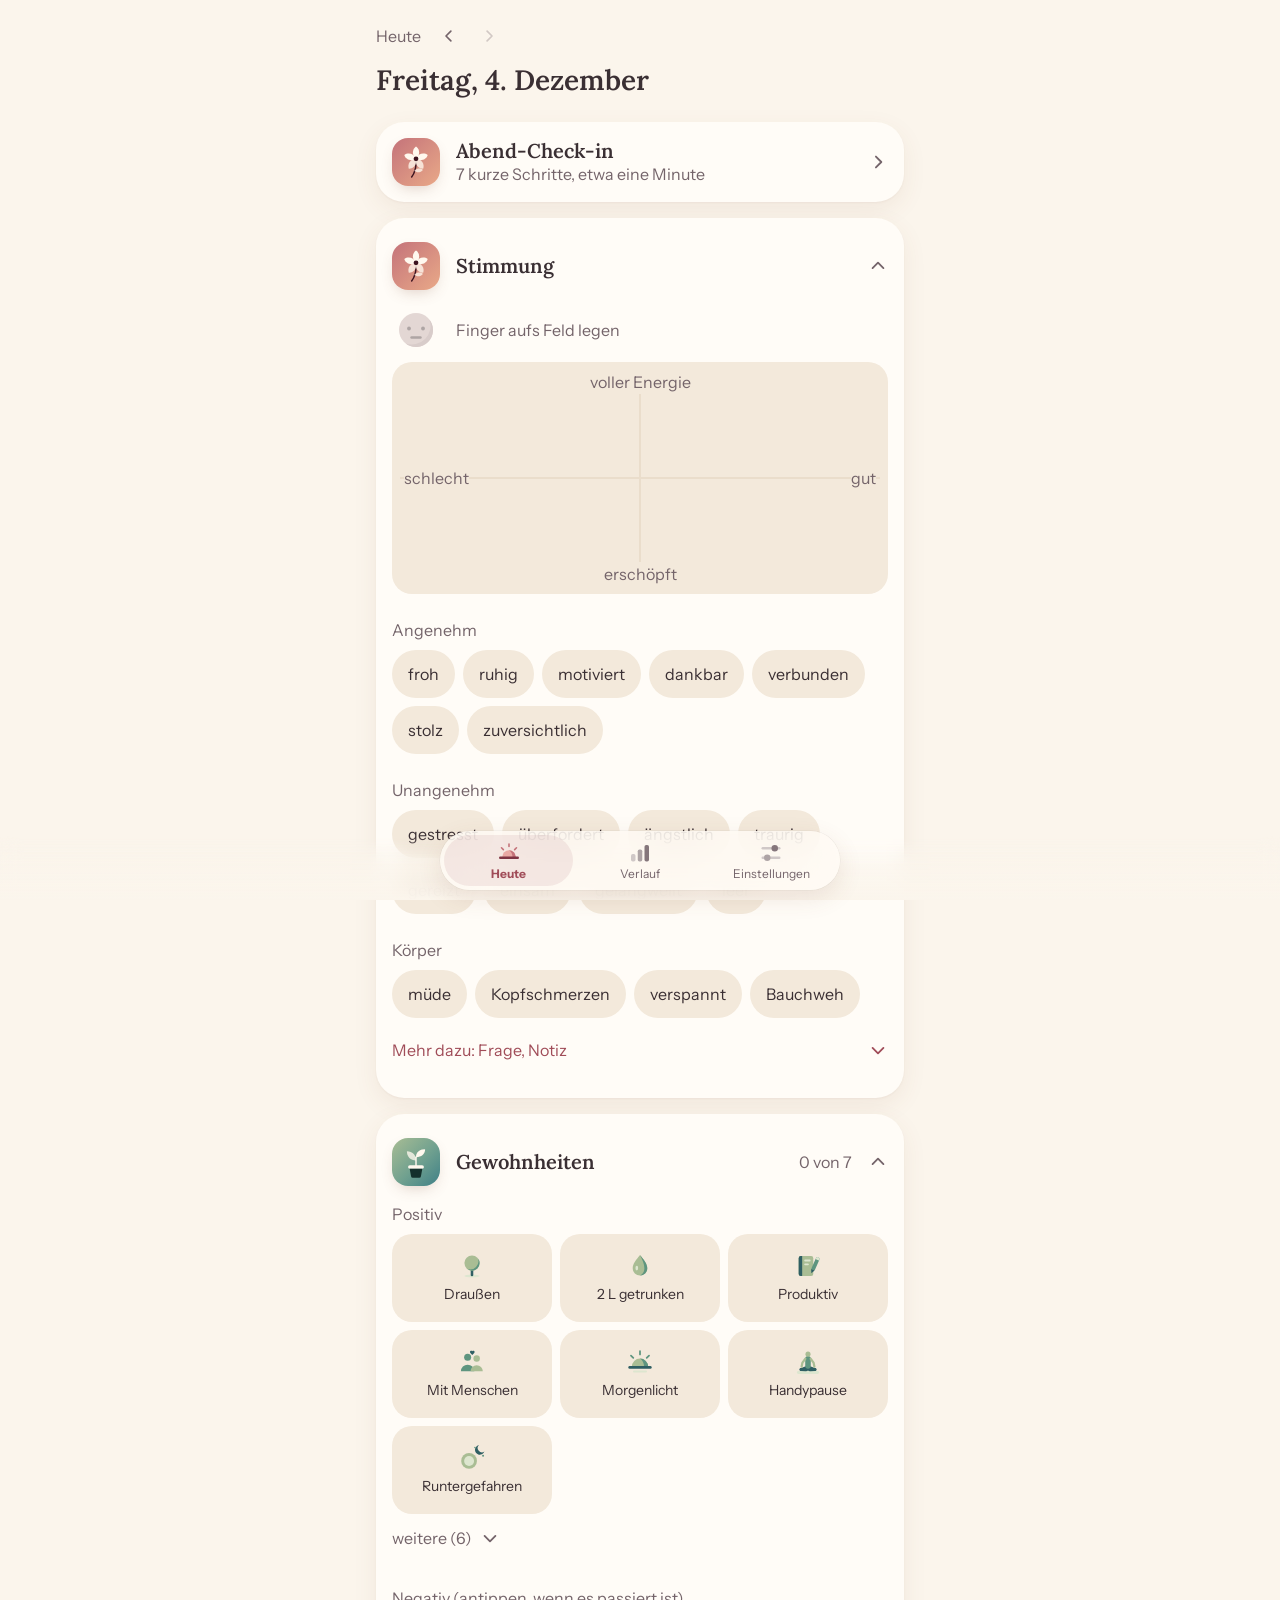
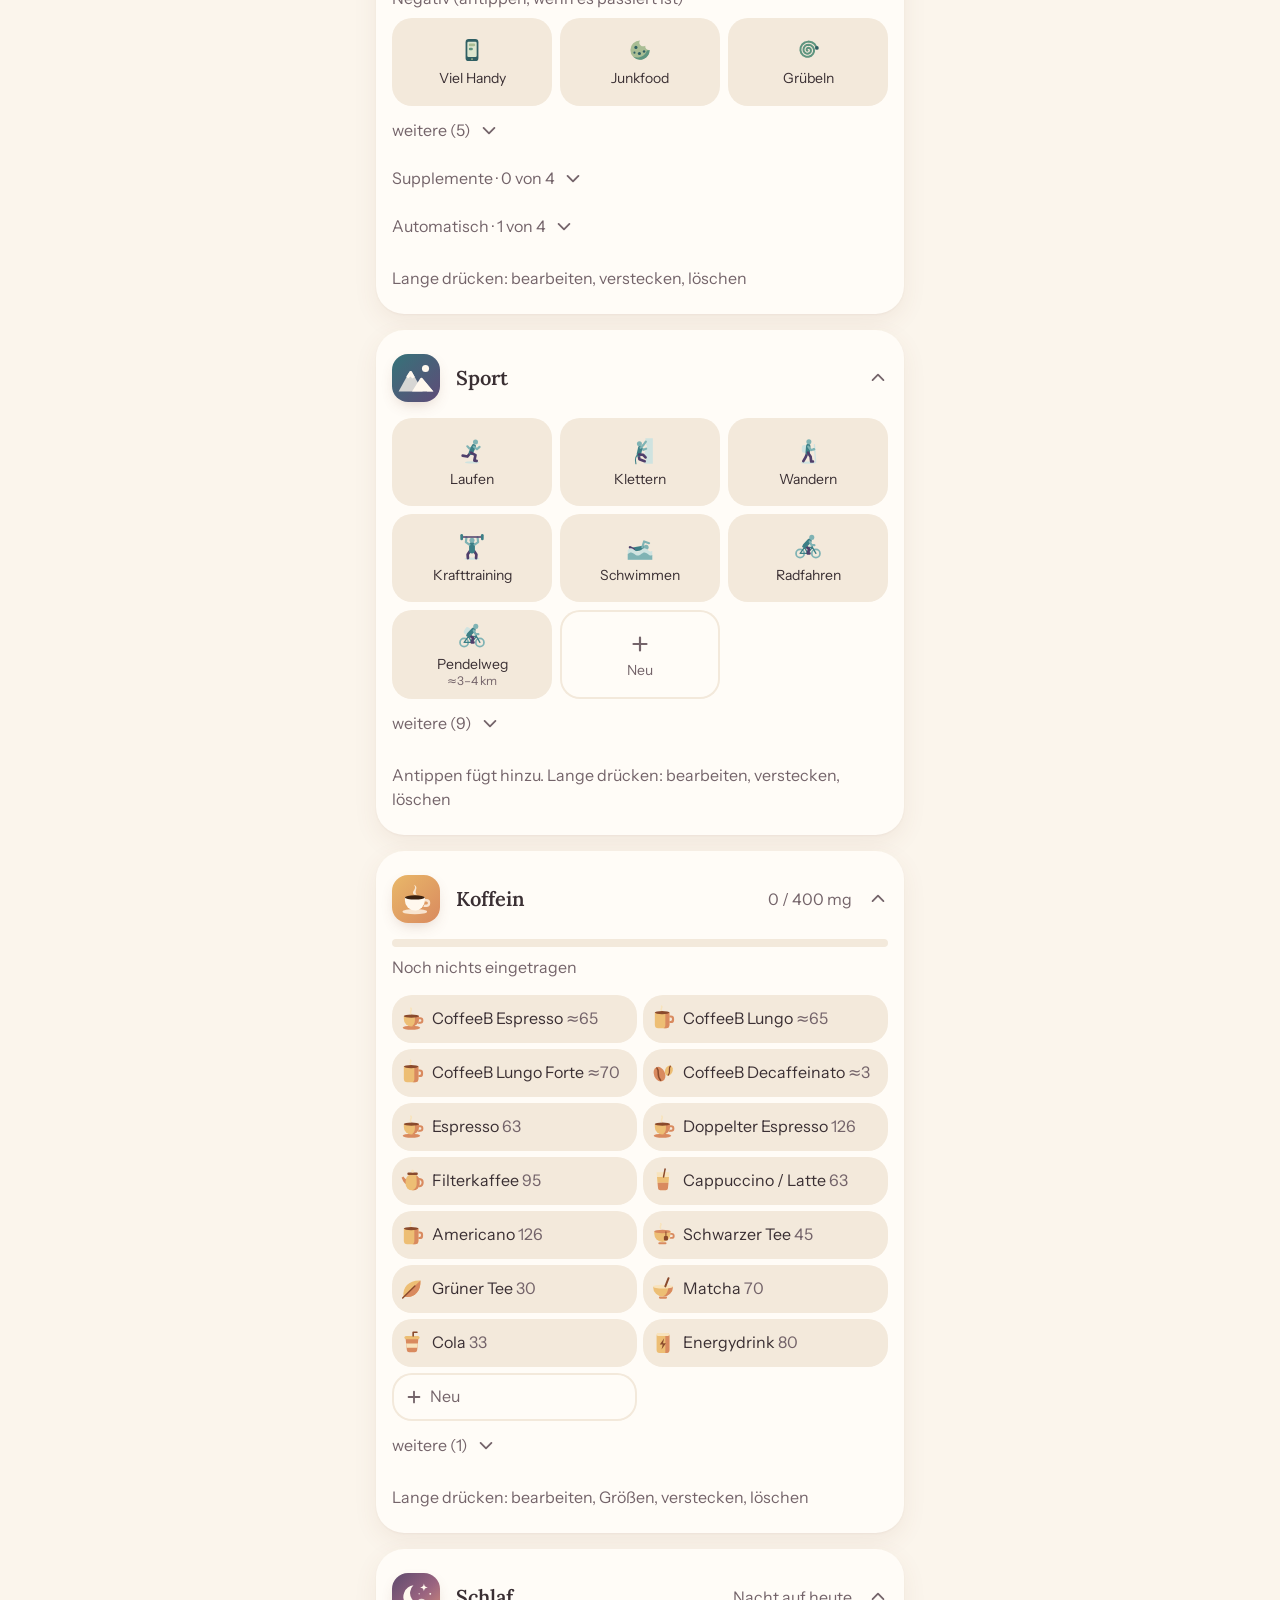
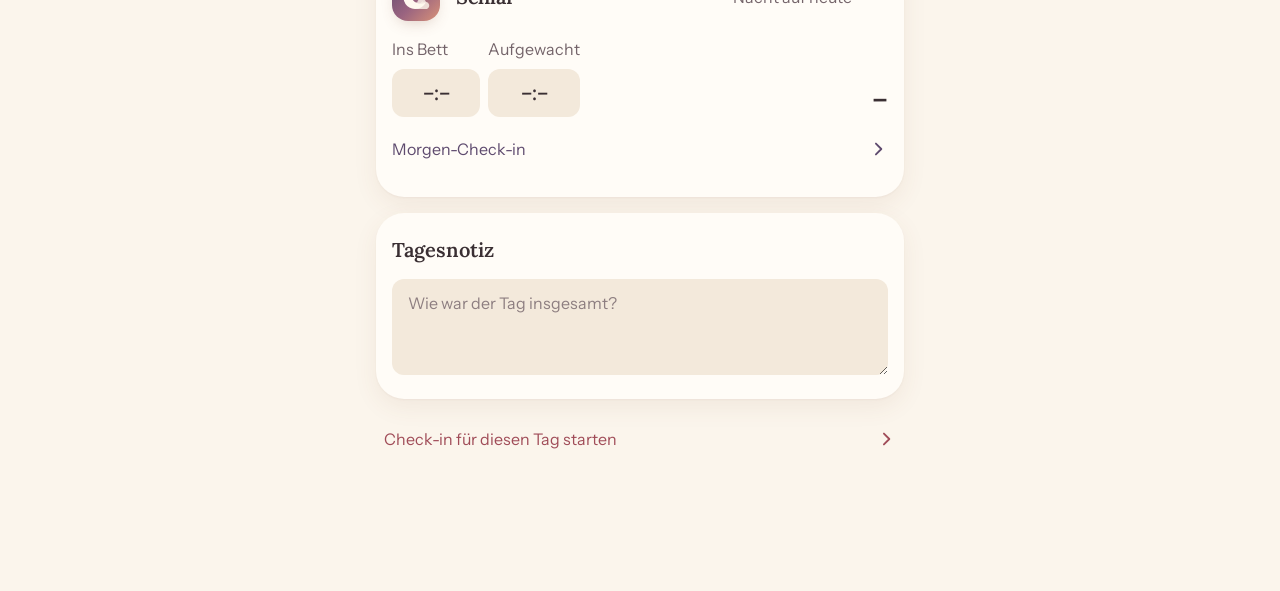
<file: index.html>
<!DOCTYPE html>
<html lang="de">
<head>
<meta charset="utf-8">
<meta name="viewport" content="width=device-width, initial-scale=1, viewport-fit=cover">
<title>Tracker</title>
<meta name="theme-color" content="#FBF5EC">
<meta name="apple-mobile-web-app-capable" content="yes">
<meta name="mobile-web-app-capable" content="yes">
<meta name="apple-mobile-web-app-status-bar-style" content="black-translucent">
<meta name="apple-mobile-web-app-title" content="Tracker">
<link rel="manifest" href="manifest.webmanifest">
<link rel="apple-touch-icon" href="apple-touch-icon.png">
<link rel="icon" type="image/png" href="icon-192.png">
<link rel="preload" href="fonts/Lora-Variable.ttf" as="font" type="font/ttf" crossorigin>
<link rel="stylesheet" href="tokens.css?v=4.18">
<link rel="stylesheet" href="app.css?v=4.18">
</head>
<body>
<main id="app"></main>
<nav id="tabs"></nav>
<div id="sheet" hidden><div class="sheet-bg" data-act="sclose"></div><div class="sheet-body" id="sbody"></div></div>
<div id="menu" hidden><div class="menu-bg" data-act="mclose"></div><div class="menu-body" id="mbody" role="menu"></div></div>
<div id="fb" hidden data-act="fbx"></div>
<div id="toast" hidden></div>
<div id="upd" hidden></div>
<script src="icons.js?v=4.18"></script>
<script src="app.js?v=4.18"></script>
<script>if('serviceWorker' in navigator){window.addEventListener('load',()=>navigator.serviceWorker.register('sw.js').catch(()=>{}));}</script>
</body>
</html>
</file>
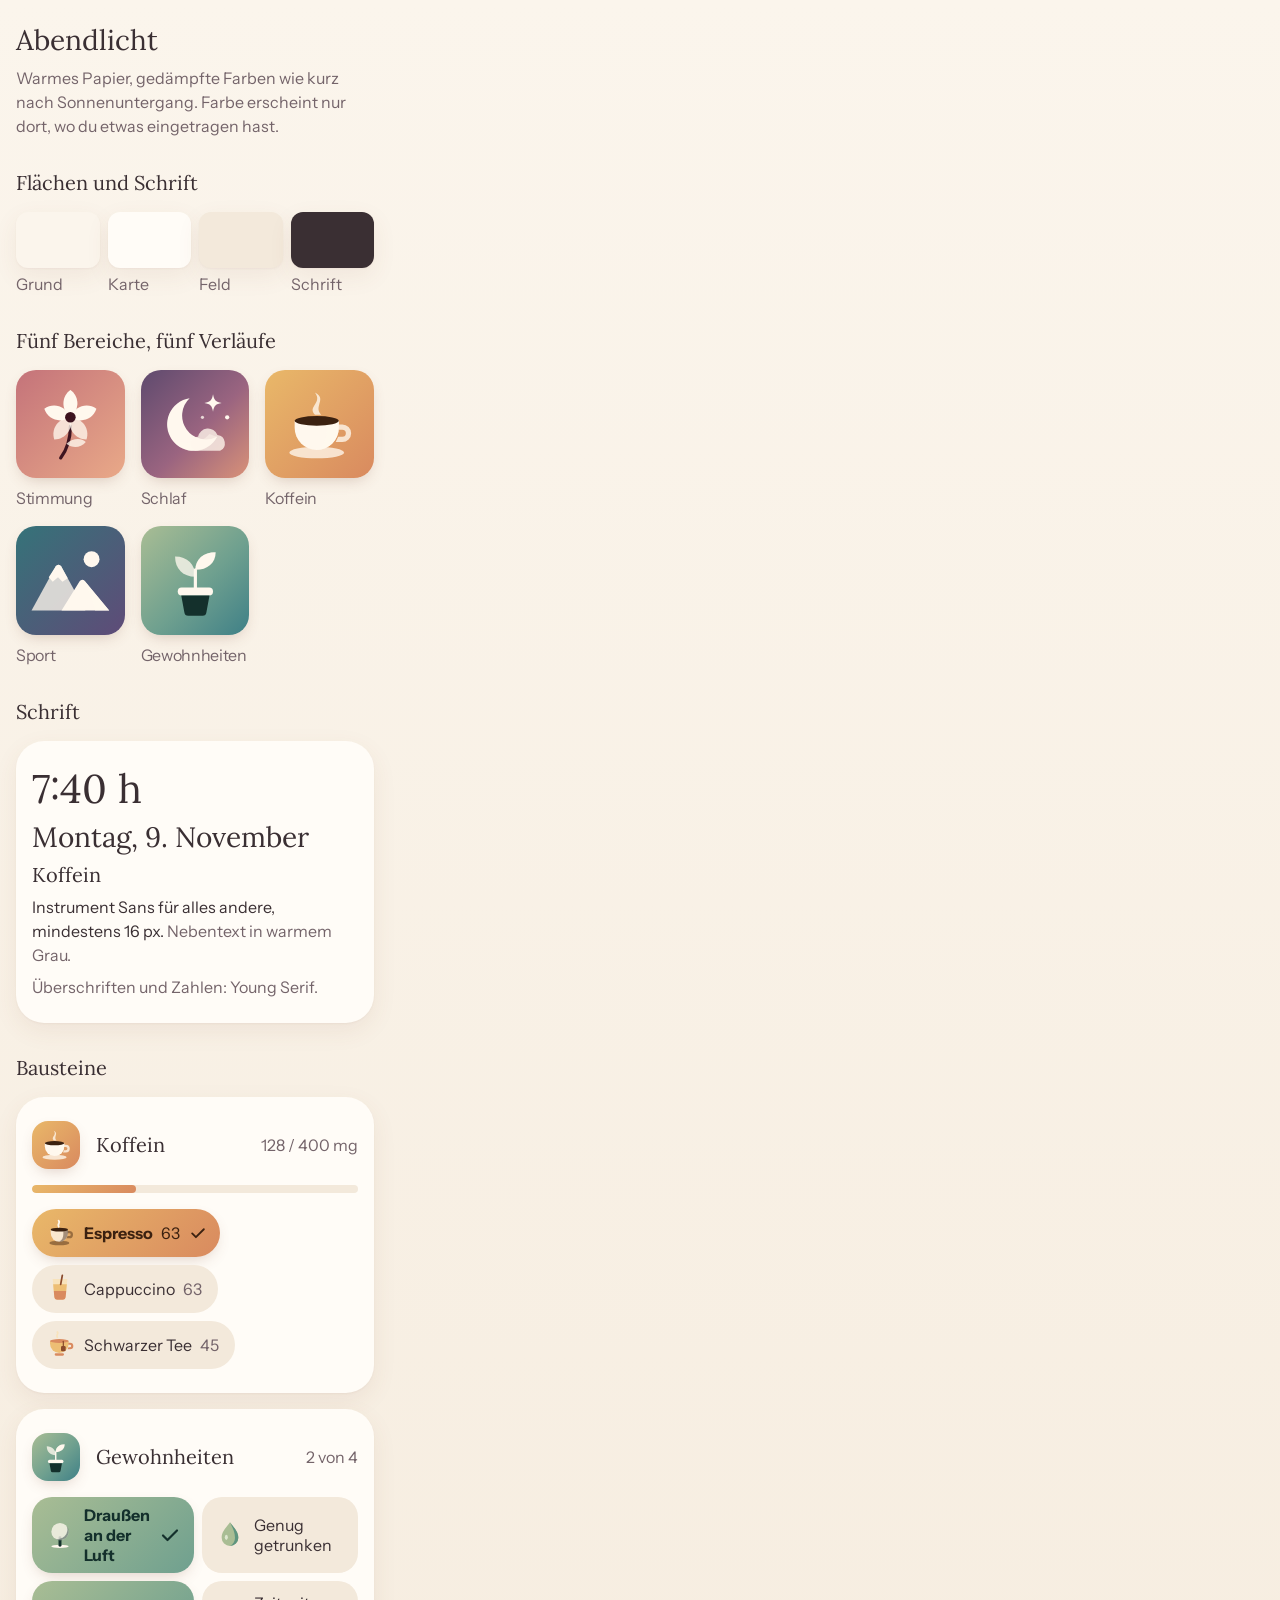
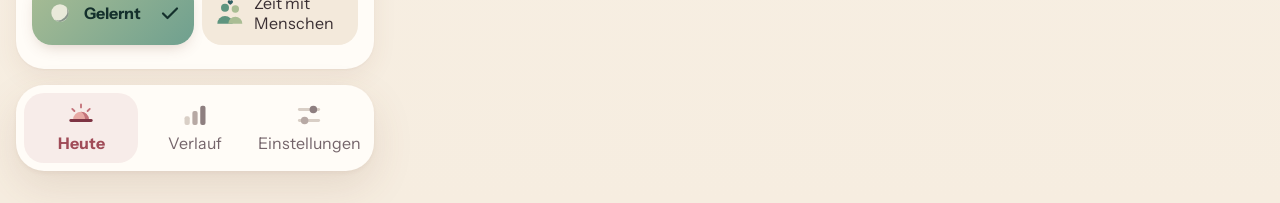
<file: design/stilblatt.html>
<!DOCTYPE html><html lang="de"><head><meta charset="utf-8"><meta name="viewport" content="width=device-width,initial-scale=1">
<title>Tracker – Stilblatt</title><link rel="stylesheet" href="../tokens.css">
<style>
*{box-sizing:border-box}
body{margin:0;background:linear-gradient(180deg,var(--bg),var(--bg-2));font:var(--fs-1)/1.5 var(--sans);color:var(--ink);padding:var(--s-3) var(--s-2) var(--s-4);max-width:390px}
h1{font:var(--fs-3)/1.2 var(--serif);margin:0 0 var(--s-1)}
h2{font:var(--fs-2)/1.3 var(--serif);margin:var(--s-4) 0 var(--s-2)}
p{margin:0;color:var(--mut)}
.lbl{color:var(--mut);margin:var(--s-2) 0 var(--s-1)}
.card{background:var(--card);border-radius:var(--r-l);padding:var(--s-3) var(--s-2);box-shadow:var(--sh-1);margin-bottom:var(--s-2)}
.sw{display:grid;grid-template-columns:repeat(4,1fr);gap:var(--s-1)}
.sw i{display:block;height:56px;border-radius:var(--r-s);box-shadow:var(--sh-1)}
.sw span{display:block;color:var(--mut);margin-top:4px}
.tiles{display:grid;grid-template-columns:repeat(3,minmax(0,1fr));gap:var(--s-2)}
.tile{aspect-ratio:1;border-radius:var(--r-m);background:var(--g);display:grid;place-items:center;box-shadow:var(--sh-on)}
.tile .ic{width:78%;height:78%}
.tiles small{display:block;text-align:left;font-size:var(--fs-1);margin-top:var(--s-1);color:var(--mut);letter-spacing:-.02em}
.type b{font-family:var(--serif);font-weight:400;display:block;line-height:1.2;margin-bottom:var(--s-1)}
.hd{display:flex;align-items:center;gap:var(--s-2);margin-bottom:var(--s-2)}
.hd .tile{width:48px;border-radius:16px;flex:none}
.hd b{font:var(--fs-2) var(--serif);flex:1}
.hd span{color:var(--mut)}
.bar{height:8px;border-radius:var(--r-pill);background:var(--inset);overflow:hidden;margin-bottom:var(--s-2)}
.bar i{display:block;height:100%;border-radius:var(--r-pill);background:var(--g)}
.chips{display:flex;flex-wrap:wrap;gap:var(--s-1)}
.chip{display:flex;align-items:center;gap:var(--s-1);min-height:var(--tap);padding:0 var(--s-2) 0 12px;border-radius:var(--r-pill);background:var(--inset);font:inherit;color:inherit;border:0}
.chip small{font-size:inherit;color:var(--mut)}
.chip.on{background:var(--gs);color:var(--on);font-weight:700;box-shadow:var(--sh-on);padding-right:12px}
.chip.on small{color:inherit;font-weight:400}
.chip .gl{width:20px;height:20px}
.hgrid{display:grid;grid-template-columns:1fr 1fr;gap:var(--s-1)}
.hab{display:flex;align-items:center;gap:var(--s-1);min-height:64px;padding:var(--s-1) 12px;border-radius:var(--r-m);background:var(--inset);border:0;font:inherit;color:inherit;text-align:left;line-height:1.25}
.hab span{flex:1}
.hab.on{background:var(--gs);color:var(--on);font-weight:700;box-shadow:var(--sh-on)}
.tabs{display:flex;background:var(--card);border-radius:var(--r-l);box-shadow:var(--sh-2);padding:var(--s-1)}
.tabs button{flex:1;display:flex;flex-direction:column;align-items:center;gap:2px;border:0;background:none;font:inherit;color:var(--mut);padding:var(--s-1) 0;border-radius:var(--r-m)}
.tabs .ic{width:28px;height:28px;--t2:#D9CFC6;--t3:#B7A9A4;--t4:#8E7F80}
.tabs .on{color:var(--brand);font-weight:700;background:color-mix(in srgb,var(--brand) 9%,transparent)}
.tabs .on .ic{--t2:#E8A9A4;--t3:#C4737A;--t4:#7E3443}
.faces{display:grid;grid-template-columns:repeat(5,1fr);gap:var(--s-1)}
.faces div{background:var(--inset);border-radius:var(--r-m);display:grid;place-items:center;aspect-ratio:1}
.faces .ic{width:44px;height:44px}
.faces .on{background:var(--card);box-shadow:var(--sh-2);transform:translateY(-4px)}
.grid{display:grid;grid-template-columns:repeat(6,1fr);gap:var(--s-1)}
.grid div{aspect-ratio:1;border-radius:var(--r-s);background:var(--inset);display:grid;place-items:center}
.grid .ic{width:36px;height:36px}
.gls{display:flex;gap:var(--s-2);color:var(--mut)}
.empty{display:flex;gap:var(--s-2);align-items:center}
.empty .ic{width:72px;height:72px}
</style></head><body>
<script src="../icons.js"></script>
<script>
const P=new URLSearchParams(location.search).get('p')||'1';
const areas=[['mood','Stimmung'],['sleep','Schlaf'],['coffee','Koffein'],['sport','Sport'],['habit','Gewohnheiten']];
const T=n=>`<div class="tile on-g">${tile(n)}</div>`;
let h='';
if(P==='1'){h=`
<h1>Abendlicht</h1>
<p>Warmes Papier, gedämpfte Farben wie kurz nach Sonnenuntergang. Farbe erscheint nur dort, wo du etwas eingetragen hast.</p>
<h2>Flächen und Schrift</h2>
<div class="sw">${[['--bg','Grund'],['--card','Karte'],['--inset','Feld'],['--ink','Schrift']].map(([v,l])=>`<div><i style="background:var(${v})"></i><span>${l}</span></div>`).join('')}</div>
<h2>Fünf Bereiche, fünf Verläufe</h2>
<div class="tiles">${areas.map(([k,l])=>`<div class="a-${k}">${T(k)}<small>${l}</small></div>`).join('')}</div>
<h2>Schrift</h2>
<div class="card type"><b style="font-size:var(--fs-4)">7:40 h</b><b style="font-size:var(--fs-3)">Montag, 9. November</b><b style="font-size:var(--fs-2)">Koffein</b>Instrument Sans für alles andere, mindestens 16 px. <span style="color:var(--mut)">Nebentext in warmem Grau.</span><p style="margin-top:8px">Überschriften und Zahlen: Young Serif.</p></div>
<h2>Bausteine</h2>
<div class="card a-coffee"><div class="hd">${T('coffee')}<b>Koffein</b><span>128 / 400 mg</span></div>
<div class="bar"><i style="width:32%"></i></div>
<div class="chips"><button class="chip on on-g">${ic('tasse')}Espresso<small>63</small>${gl('check')}</button><button class="chip">${ic('latte')}Cappuccino<small>63</small></button><button class="chip">${ic('tee')}Schwarzer Tee<small>45</small></button></div></div>
<div class="card a-habit"><div class="hd">${T('habit')}<b>Gewohnheiten</b><span>2 von 4</span></div>
<div class="hgrid"><button class="hab on on-g">${ic('baum')}<span>Draußen an der Luft</span>${gl('check')}</button><button class="hab">${ic('tropfen')}<span>Genug getrunken</span></button><button class="hab on on-g">${ic('buch')}<span>Gelernt</span>${gl('check')}</button><button class="hab">${ic('menschen')}<span>Zeit mit Menschen</span></button></div></div>
<div class="tabs">${[['tab_heute','Heute',1],['tab_verlauf','Verlauf'],['tab_set','Einstellungen']].map(([i,l,o])=>`<button class="${o?'on':''}">${ic(i)}${l}</button>`).join('')}</div>`;}
else{
const G=(cls,names)=>`<div class="grid ${cls}">${names.map(n=>`<div>${ic(n)}</div>`).join('')}</div>`;
h=`
<h1>Illustrationen</h1>
<p>Flach, ohne Konturen, drei bis vier Töne, Licht von links oben. Jeder Bereich zeichnet in seiner eigenen Tonleiter.</p>
<h2>Stimmung und Erholung</h2>
<div class="faces">${[1,2,3,4,5].map(n=>`<div class="${n===4?'on':''}">${face(n)}</div>`).join('')}</div>
<h2>Getränke</h2>${G('a-coffee',['tasse','becher','bohne','kanne','latte','tee','blatt','matcha','cola','dose','flasche'])}
<h2>Sport</h2>${G('a-sport',['laufen','klettern','wandern','kraft','schwimmen','rad','pendel','yoga','spazieren','ball','bouldern','tennis','ski','tanzen','hiit','medaille'])}
<h2>Gewohnheiten</h2>${G('a-habit',['baum','tropfen','buch','menschen','handy','glas','suess','spirale','lotus','apfel','lesen','sonnenaufgang','glanz','palette','mond','rauch','sanduhr','stuhl','teller','bett','herz'])}
<h2>Auf Verlauf (ausgewählt)</h2>
<div class="grid">${[['coffee','tasse'],['coffee','cola'],['sport','rad'],['sport','wandern'],['habit','baum'],['habit','lotus']].map(([a,n])=>`<div class="a-${a} on-g" style="background:var(--gs);box-shadow:var(--sh-on)">${ic(n)}</div>`).join('')}</div>
<h2>Leiste und Zeichen</h2>
<div class="grid">${['tab_heute','tab_verlauf','tab_set'].map(n=>`<div>${ic(n)}</div>`).join('')}</div>
<div class="gls" style="margin-top:16px">${Object.keys(GL).map(k=>gl(k)).join('')}</div>`;}
document.body.insertAdjacentHTML('beforeend',h);
</script></body></html>
</file>
<file: tokens.css>
/* Tracker – Gestaltungsgrundlagen ("Abendlicht").
   Alle Farben, Verläufe, Schriften, Abstände, Radien, Schatten und Zeiten stehen hier.
   Regeln:
   - Verlauf ist Akzent, keine Fläche: ausgewählte Zustände (--gs), Balken und Diagramme (--g), eine Illustrationskachel pro Bereich (--g).
   - --gs ist der gekürzte Verlauf für Flächen mit Text; --on ist die Textfarbe darauf (Kontrast mind. 4,5:1, geprüft).
   - Pro Bereich genau eine Akzentfarbe (--acc) und eine Tonleiter für Illustrationen (--t1 hell … --t4 dunkel). */

@font-face{font-family:"Lora";src:url(fonts/Lora-Variable.ttf) format("truetype");font-weight:400 700;font-display:swap}
@font-face{font-family:"Instrument Sans";src:url(fonts/InstrumentSans-Regular.ttf) format("truetype");font-weight:400;font-display:swap}
@font-face{font-family:"Instrument Sans";src:url(fonts/InstrumentSans-Bold.ttf) format("truetype");font-weight:700;font-display:swap}

:root{
  /* Flächen */
  --bg:#FBF5EC;          /* warmes Cremeweiß */
  --bg-2:#F6EDE0;        /* feine Abstufung nach unten */
  --card:#FFFCF7;        /* Karten */
  --inset:#F3E9DB;       /* ruhende Tippflächen, Felder */
  --inset-2:#EADDCB;     /* gedrückt, Hilfslinien */
  --paper:#FFF8EE;       /* helle Töne auf Verläufen */
  /* Schrift */
  --ink:#3A2F33;
  --mut:#74646A;
  /* Hausfarbe (Tabs, Links, neutrale Auswahl) */
  --brand:#A04C58;

  /* Schrift: Serife für Überschriften und große Zahlen, Grotesk für alles andere */
  --serif:"Lora",ui-serif,"New York",Georgia,serif;
  --sans:"Instrument Sans",system-ui,-apple-system,"Segoe UI",sans-serif;
  /* genau vier Größen */
  --fs-1:16px;   /* Text, Beschriftungen */
  --fs-2:20px;   /* Kartentitel */
  --fs-3:28px;   /* Seitentitel, Kennzahlen */
  --fs-4:40px;   /* eine große Zahl pro Ansicht */
  --fw-serif:600;

  /* 8-px-Raster */
  --s-1:8px;--s-2:16px;--s-3:24px;--s-4:32px;--s-6:48px;
  --tap:48px;            /* Mindesthöhe von Tippflächen */

  /* Radien */
  --r-s:12px;            /* Felder, kleine Kacheln */
  --r-m:20px;            /* Tippflächen, Illustrationskacheln */
  --r-l:28px;            /* Karten, Bögen */
  --r-pill:999px;

  /* Schatten: weich und warm getönt, keine Rahmenlinien */
  --sh-1:0 1px 2px rgba(122,74,52,.05),0 8px 24px rgba(122,74,52,.08);
  --sh-2:0 2px 4px rgba(122,74,52,.06),0 16px 40px rgba(122,74,52,.13);
  --sh-on:0 6px 16px -6px var(--glow,rgba(122,74,52,.3));

  /* Bewegung */
  --t-fast:150ms;--t-med:200ms;--t-slow:250ms;
  --ease:cubic-bezier(.2,.7,.3,1);

  /* Stimmungs-Set (1 bis 5): Grundton und Schattenton */
  --f1:#A68AA6;--f1s:#8D7090;
  --f2:#C08E9E;--f2s:#A6748A;
  --f3:#D9999A;--f3s:#C07C84;
  --f4:#EBA98F;--f4s:#D58E7C;
  --f5:#F2BC85;--f5s:#E0A070;
  --f-ink:#4A1F2C;

  /* neutrale Tonleiter (Tabs, Einstellungen, Leerzustände) */
  --t1:#F1E2D3;--t2:#DDBFA9;--t3:#B98A80;--t4:#6B4750;
}

/* Bereiche */
.a-mood{   /* Altrosa → Pfirsich */
  --g:linear-gradient(135deg,#C4737A 0%,#E9A988 100%);
  --gs:linear-gradient(135deg,#C4737A 0%,#E9A988 100%);
  --on:#3D1420;--acc:#A04C58;--glow:rgba(196,115,122,.55);
  --t1:#F6D9D2;--t2:#E8A9A4;--t3:#C4737A;--t4:#7E3443}
.a-sleep{  /* Violett → Pfirsich */
  --g:linear-gradient(135deg,#5E4A6E 0%,#9A6480 55%,#D99278 100%);
  --gs:linear-gradient(135deg,#5E4A6E 0%,#8A5874 100%);
  --on:#FFF8EE;--acc:#5E4A6E;--glow:rgba(94,74,110,.5);
  --t1:#EBD9DE;--t2:#C3A3C4;--t3:#7E6394;--t4:#473559}
.a-coffee{ /* Gelb → Orange */
  --g:linear-gradient(135deg,#E9B869 0%,#D98A5F 100%);
  --gs:linear-gradient(135deg,#E9B869 0%,#D98A5F 100%);
  --on:#3B2110;--acc:#9A5A24;--glow:rgba(217,138,95,.55);
  --t1:#F8E3BC;--t2:#EDBE74;--t3:#D98A5F;--t4:#8A4A2C}
.a-sport{  /* Petrol → Violett */
  --g:linear-gradient(135deg,#357379 0%,#5F4B78 100%);
  --gs:linear-gradient(135deg,#357379 0%,#5F4B78 100%);
  --on:#FFF8EE;--acc:#2F6B72;--glow:rgba(53,115,121,.5);
  --t1:#CFE3E0;--t2:#7FB3B4;--t3:#3C7F86;--t4:#4F3F6B}
.a-habit{  /* Salbeigrün → Petrol */
  --g:linear-gradient(135deg,#A9BD94 0%,#6FA08F 55%,#3F8087 100%);
  --gs:linear-gradient(135deg,#A9BD94 0%,#6FA08F 100%);
  --on:#14302C;--acc:#3F6F5C;--glow:rgba(111,160,143,.55);
  --t1:#DDE6CF;--t2:#A9BD94;--t3:#5E957F;--t4:#2F5F63}

/* Illustrationen: flach, ohne Konturen, vier Töne aus der Tonleiter des Bereichs */
.ic{width:32px;height:32px;flex:none;display:block}
.ic .a{fill:var(--t1)}.ic .b{fill:var(--t2)}.ic .c{fill:var(--t3)}.ic .d{fill:var(--t4)}.ic .p{fill:var(--paper)}
.ic [class^=s]{fill:none;stroke-linecap:round;stroke-linejoin:round}
.ic .sa{stroke:var(--t1)}.ic .sb{stroke:var(--t2)}.ic .sc{stroke:var(--t3)}.ic .sd{stroke:var(--t4)}.ic .sp{stroke:var(--paper)}
/* auf einem Verlauf (ausgewählt, Kachel): helle Töne plus die Textfarbe des Verlaufs */
.on-g .ic,.ic.on-g{--t1:var(--paper);--t2:color-mix(in srgb,var(--paper) 78%,transparent);--t3:color-mix(in srgb,var(--on) 45%,transparent);--t4:var(--on)}
.gl{width:24px;height:24px;flex:none;display:block;fill:none;stroke:currentColor;stroke-width:2.2;stroke-linecap:round;stroke-linejoin:round}
.face .fl{fill:none;stroke:var(--f-ink);stroke-linecap:round;stroke-linejoin:round}
.face .fd{fill:var(--f-ink)}.face .fc{fill:#E0707A;opacity:.42}.face .fp{fill:var(--paper)}

/* Dunkles Thema: gleiche Verläufe, dunkles warmes Papier, hellere Akzente für Text */
[data-theme=dark]{
  --bg:#1E191B;--bg-2:#191516;--card:#2A2326;--inset:#372D31;--inset-2:#46393E;
  --ink:#F3E7DA;--mut:#B9A7A4;--brand:#E6A5A3;
  --sh-1:0 1px 2px rgba(0,0,0,.25),0 8px 24px rgba(0,0,0,.28);
  --sh-2:0 2px 4px rgba(0,0,0,.3),0 16px 40px rgba(0,0,0,.4);
  --t1:#4A3D41;--t2:#8A7475;--t3:#C9A79C;--t4:#F1DCCB;
  color-scheme:dark}
[data-theme=dark] .a-mood{--acc:#E6A5A3}
[data-theme=dark] .a-sleep{--acc:#C9ACCB}
[data-theme=dark] .a-coffee{--acc:#EDBE74}
[data-theme=dark] .a-sport{--acc:#8FC0C0}
[data-theme=dark] .a-habit{--acc:#A9BD94}
:root{color-scheme:light}
</file>
<file: app.css>
/* Tracker – Oberfläche. Alle Werte kommen aus tokens.css. */
:root,[data-theme]{
  /* ältere Namen, die Verlauf und Einstellungen noch benutzen */
  --bg2:var(--bg-2);--card2:var(--inset);--line:var(--inset-2);--acc:var(--brand);--acc-t:var(--brand);--on-acc:var(--paper);
  --pos:#5E957F;--com:#3C7F86;--neg:#D98A5F;--bad:#B4534F;
  --m1:var(--f1);--m2:var(--f2);--m3:var(--f3);--m4:var(--f4);--m5:var(--f5);
  --shadow:var(--sh-1);--round:var(--sans)}
*{box-sizing:border-box;-webkit-tap-highlight-color:transparent}
html{background:var(--bg)}
body{margin:0;background:var(--bg);color:var(--ink);font:var(--fs-1)/1.5 var(--sans);-webkit-text-size-adjust:100%}
body::before{content:"";position:fixed;inset:0;z-index:-1;background:linear-gradient(180deg,var(--bg) 0%,var(--bg-2) 100%)}
/* Inhalt läuft nicht unter die Statusleiste */
body::after{content:"";position:fixed;left:0;right:0;top:0;height:env(safe-area-inset-top);background:var(--bg);z-index:6}
#app{max-width:560px;margin:0 auto;padding:calc(env(safe-area-inset-top) + var(--s-2)) var(--s-2) calc(env(safe-area-inset-bottom) + 112px)}
#app.enter{animation:enter var(--t-med) var(--ease)}
@keyframes enter{from{opacity:0;transform:translateY(8px)}}
button{font:inherit;color:inherit;background:none;border:0;padding:0;cursor:pointer;transition:background-color var(--t-fast) var(--ease),color var(--t-fast) var(--ease),box-shadow var(--t-med) var(--ease),transform var(--t-fast) var(--ease),opacity var(--t-fast)}
button:active{transform:scale(.97)}
:focus-visible{outline:2px solid var(--brand);outline-offset:2px}
input,textarea,select{font:inherit;color:inherit;background:var(--inset);border:0;border-radius:var(--r-s);padding:12px var(--s-2);width:100%;min-height:var(--tap);transition:box-shadow var(--t-fast) var(--ease)}
input:focus,textarea:focus,select:focus{outline:0;box-shadow:inset 0 0 0 2px color-mix(in srgb,var(--acc) 55%,transparent)}
::placeholder{color:var(--mut);opacity:.8}
textarea{resize:vertical;min-height:96px;line-height:1.5;display:block}
input[type=time]{width:auto;min-width:112px}
input[type=number]{width:96px}
h1,h2,h3{font-family:var(--serif);font-weight:var(--fw-serif);margin:0}
h1,h2{font-size:var(--fs-3);line-height:1.2;text-wrap:balance}
h2{margin:var(--s-1) 0 var(--s-2)}
h3{font-size:var(--fs-2);line-height:1.3;display:flex;justify-content:space-between;align-items:center;gap:var(--s-1);margin-bottom:var(--s-2)}
h3 span,h3 small{font:400 var(--fs-1) var(--sans);color:var(--mut)}
h3 .ic{width:32px;height:32px}
small{font-size:inherit}
small,.mut{color:var(--mut)}
.card{background:var(--card);border-radius:var(--r-l);padding:var(--s-3) var(--s-2);margin-bottom:var(--s-2);box-shadow:var(--sh-1)}
.row{display:flex;gap:var(--s-1);align-items:center;flex-wrap:wrap}
.row.sb{justify-content:space-between}
.grow{flex:1;min-width:0}
.sub{margin-top:var(--s-2)}
.lbl{color:var(--mut);margin:var(--s-3) 0 var(--s-1)}
.lbl.row{flex-wrap:nowrap;align-items:flex-start}
.lbl.row button{color:var(--acc);display:flex;align-items:center;gap:4px;min-height:var(--tap);margin:-12px 0;flex:none}
.hint{display:block;color:var(--mut);margin-top:var(--s-2)}

/* Tab-Leiste: sitzt am unteren Rand, füllt die sichere Zone mit */
#tabs{position:fixed;left:var(--s-3);right:var(--s-3);bottom:max(10px,calc(env(safe-area-inset-bottom) - 14px));max-width:400px;margin:0 auto;display:flex;justify-content:center;gap:2px;background:color-mix(in srgb,var(--card) 78%,transparent);-webkit-backdrop-filter:blur(24px) saturate(1.6);backdrop-filter:blur(24px) saturate(1.6);border-radius:999px;box-shadow:0 0 0 .5px rgba(0,0,0,.06),0 8px 24px rgba(122,74,52,.12);padding:4px;z-index:5}
[data-theme=dark] #tabs{background:color-mix(in srgb,var(--inset) 78%,transparent);box-shadow:0 0 0 .5px rgba(255,255,255,.08),0 8px 24px rgba(0,0,0,.45)}
#tabs button{flex:1;max-width:140px;display:flex;flex-direction:column;align-items:center;gap:1px;color:var(--mut);padding:6px 0 5px;border-radius:999px;font-size:12px;line-height:1.25}
#tabs .ic{width:24px;height:24px;--t2:color-mix(in srgb,var(--mut) 34%,var(--card));--t3:color-mix(in srgb,var(--mut) 58%,var(--card));--t4:color-mix(in srgb,var(--mut) 88%,var(--card))}
#tabs button.on{color:var(--brand);font-weight:700;background:color-mix(in srgb,var(--brand) 10%,transparent)}
#tabs button.on .ic{--t2:#E8A9A4;--t3:#C4737A;--t4:#7E3443}
[data-theme=dark] #tabs button.on .ic{--t2:#C4737A;--t3:#E8A9A4;--t4:#F6D9D2}

/* Kopf mit Datum */
.dhead{margin-bottom:var(--s-3)}
.dhead .row{flex-wrap:nowrap;margin-bottom:var(--s-1)}
.dhead .row>.grow{color:var(--mut)}
.dhead .dnav{gap:0;color:var(--mut);align-items:center}
.dhead .dnav>span{margin-right:var(--s-1)}
.dhead .dnav>a{margin-right:4px}
.dhead .dnav button{width:40px;height:40px;background:none;box-shadow:none;color:var(--mut)}
.dhead .dnav button:disabled{background:none;opacity:.3}
.dhead .dnav .gl{width:18px;height:18px}
.dhead .dnav .wxb{background:var(--card);box-shadow:var(--sh-1);width:56px;height:56px;display:flex;flex-direction:column;align-items:center;justify-content:center;gap:0;color:var(--ink)}
.dhead .wxb .gl{width:22px;height:22px}
.dhead .wxb b{font:700 var(--fs-1)/1.1 var(--sans);margin-top:0}
.wxorte{margin-bottom:var(--s-2)}
.wxorte .chip.on{background:var(--brand);color:var(--paper);box-shadow:none}
.wxbig{display:flex;align-items:center;gap:var(--s-2);background:var(--inset);border-radius:var(--r-m,20px);padding:var(--s-2);margin-bottom:var(--s-2)}
.wxbig>.gl{width:48px;height:48px;flex:none}
.wxbig b{display:block;font:var(--fw-serif) var(--fs-4,40px)/1 var(--serif)}
.wxbig .grow span{color:var(--mut)}
.wxmm{text-align:right;display:flex;flex-direction:column}
.wxmm span{font-weight:700}.wxmm small,.wxday>small{color:var(--mut);font-size:var(--fs-1)}
.sheet-body h4{font:var(--fw-serif) var(--fs-2) var(--serif);margin:var(--s-3) 0 var(--s-1)}
.wxhrs{display:flex;gap:4px;overflow-x:auto;margin:0 calc(-1 * var(--s-2));padding:0 var(--s-2) 4px;scrollbar-width:none}
.wxhrs::-webkit-scrollbar{display:none}
.wxhrs>div{flex:none;min-width:60px;display:flex;flex-direction:column;align-items:center;gap:4px;padding:var(--s-1) 4px;border-radius:var(--r-s)}
.wxhrs>div.now{background:var(--inset)}
.wxhrs small{color:var(--mut);font-size:14px;white-space:nowrap}
.wxhrs small.rp{min-height:1.4em;color:var(--acc,var(--mut))}
.wxhrs .gl{width:24px;height:24px}
.wxday{display:flex;align-items:center;gap:var(--s-2);min-height:var(--tap);padding:4px 0}
.wxday>.gl{width:28px;height:28px;flex:none}
.wxday .grow small{display:block;color:var(--mut)}
.wxday b{min-width:40px;text-align:right}
.wxfoot{display:block;margin-top:var(--s-3)}
.dhead a{color:var(--brand);font-weight:700;text-decoration:none;display:inline-flex;align-items:center;min-height:var(--tap)}
.dhead button{width:var(--tap);height:var(--tap);border-radius:50%;background:var(--card);box-shadow:var(--sh-1);display:grid;place-items:center;color:var(--ink);flex:none}
.dhead button:disabled{opacity:.35;box-shadow:none;background:var(--inset)}

/* Kartenkopf mit Illustrationskachel */
.chead{display:flex;align-items:center;gap:var(--s-2);margin-bottom:var(--s-2)}
.chead h3{margin:0;flex:1}
.chead[role=button]{cursor:pointer;-webkit-user-select:none;user-select:none}
.chead h3{display:block}
.chead h3 small{display:block;font:400 var(--fs-1)/1.3 var(--sans);color:var(--mut)}
.chead .fchev{width:20px;height:20px;color:var(--mut);flex:none}
.card.folded{padding-top:var(--s-2);padding-bottom:var(--s-2)}
.card.folded .chead,.card.cta .chead{margin-bottom:0}
.card.cta{padding-top:var(--s-2);padding-bottom:var(--s-2)}
.cilink{margin:0 0 var(--s-2);padding:0 var(--s-1);color:var(--mut)}
.mlab{font-weight:700}
.moodbox.unset .mlab{font-weight:400;color:var(--mut)}
/* Check-in und Wochenrückblick */
.ci-top{margin-bottom:var(--s-2);color:var(--mut)}
.ci-top .bar{margin-top:var(--s-1)}
.ci-nav{flex-wrap:nowrap;margin-top:var(--s-3)}
.ci-done{display:flex;flex-direction:column;align-items:center;text-align:center;gap:var(--s-1);margin-bottom:var(--s-2)}
.ci-done .tile{width:72px;height:72px;border-radius:24px}
.ci-done .tile .ic{width:56px;height:56px}
.ci-done h3{margin:var(--s-1) 0 0}
.fbrow{display:flex;align-items:center;gap:12px;padding:var(--s-1) 0}
.fbrow .tile{width:40px;height:40px;border-radius:12px}
.fbrow .tile .ic{width:32px;height:32px}
.note{background:var(--inset);border-radius:var(--r-m);padding:12px var(--s-2);margin:var(--s-1) 0;overflow-wrap:break-word}
.note small{display:block;margin-bottom:2px}
/* Erfolgs-Meldung oben */
#fb{position:fixed;left:var(--s-2);right:var(--s-2);top:calc(env(safe-area-inset-top) + var(--s-1));max-width:528px;margin:0 auto;z-index:28;display:flex;align-items:center;gap:12px;background:var(--card);border-radius:var(--r-m);padding:12px var(--s-2) 12px 12px;box-shadow:var(--sh-2);cursor:pointer;animation:fbin var(--t-slow) var(--ease)}
#fb[hidden]{display:none}
#fb .tile{width:44px;height:44px;border-radius:14px}
#fb .tile .ic{width:34px;height:34px}
#fb span{flex:1;min-width:0}
@keyframes fbin{from{transform:translateY(-16px) scale(.96);opacity:0}}
.tile{position:relative;width:48px;height:48px;border-radius:16px;background:var(--g);display:grid;place-items:center;flex:none;box-shadow:var(--sh-on)}
.tile .ic{width:38px;height:38px}
.tile.goal{animation:goal .7s var(--ease)}
.tile.goal::after{content:"";position:absolute;inset:0;border-radius:inherit;box-shadow:0 0 0 0 var(--glow);animation:ring .7s var(--ease)}
@keyframes goal{0%{transform:scale(1)}35%{transform:scale(1.18) rotate(-6deg)}70%{transform:scale(.97) rotate(2deg)}100%{transform:none}}
@keyframes ring{0%{box-shadow:0 0 0 0 var(--glow);opacity:1}100%{box-shadow:0 0 0 18px var(--glow);opacity:0}}

/* Tippflächen: ruhend cremefarben, ausgewählt Verlauf plus Häkchen */
.chips{display:flex;flex-wrap:wrap;gap:var(--s-1)}
.chip{display:inline-flex;align-items:center;gap:var(--s-1);min-height:var(--tap);padding:0 var(--s-2);border-radius:var(--r-pill);background:var(--inset);text-align:left;line-height:1.25;-webkit-touch-callout:none;-webkit-user-select:none;user-select:none}
.chip:has(>.ic:first-child){padding-left:12px}
.chip .ic{width:28px;height:28px}
.chip .gl{width:20px;height:20px}
.chip .sz{color:var(--mut);margin-left:-4px}
.chip small{color:var(--mut);white-space:nowrap}
.chip.on{background:var(--gs);color:var(--on);font-weight:700;box-shadow:var(--sh-on)}
.chip.on small{color:inherit;font-weight:400;opacity:.85}
.chip.on:has(>.chk:last-child),.chip.on:has(>.cnt:last-child){padding-right:12px}
.chip.new{color:var(--mut)}
.chip.hidc{opacity:.6}
.cnt{font-weight:700}
.pop .chk,.pop .cnt,.pop .badge{animation:pop var(--t-slow) var(--ease)}
@keyframes pop{0%{transform:scale(.4);opacity:0}70%{transform:scale(1.2)}100%{transform:none}}
.more,.morehid{display:flex;align-items:center;justify-content:space-between;gap:var(--s-1);width:100%;min-height:var(--tap);text-align:left;color:var(--acc);margin-top:var(--s-1)}
.morehid{color:var(--mut);width:auto;justify-content:flex-start;margin-top:0}
.more .gl,.morehid .gl{width:20px;height:20px;flex:none}
.dot{display:inline-block;width:8px;height:8px;border-radius:50%;background:var(--acc);margin-left:var(--s-1);vertical-align:middle}

/* Getränke: kompaktes Raster, zwei nebeneinander */
.cgrid{display:grid;grid-template-columns:1fr 1fr;gap:6px}
.cti{position:relative;display:flex;align-items:center;gap:6px;min-height:var(--tap);padding:4px 8px 4px 6px;border-radius:var(--r-m);background:var(--inset);text-align:left;line-height:1.2;-webkit-touch-callout:none;-webkit-user-select:none;user-select:none}
.cti>span{flex:1;min-width:0;overflow-wrap:break-word}
.cti .ic{width:28px;height:28px;flex:none}
.cti .gl{width:20px;height:20px;flex:none}
.cti .chk,.cti .cnt{position:absolute;right:-4px;top:-6px;min-width:24px;height:24px;padding:4px;border-radius:12px;background:var(--card);color:var(--acc);box-shadow:var(--sh-1);stroke-width:3}
.cti .cnt{padding:0 6px;line-height:24px;text-align:center}
.cti small{color:var(--mut);white-space:nowrap}
.cti.on{background:var(--gs);color:var(--on);font-weight:700;box-shadow:var(--sh-on)}
.cti.on small{color:inherit;font-weight:400;opacity:.85}
.cti.new{color:var(--mut);background:none;box-shadow:inset 0 0 0 2px var(--inset);padding-left:12px}
.cti.hidc{opacity:.6}

/* Einträge */
.ent{display:flex;align-items:center;gap:var(--s-1);min-height:56px;margin-top:var(--s-1)}
.ent:first-of-type{margin-top:var(--s-2)}
.ent .ic{width:32px;height:32px}
.x{width:var(--tap);height:var(--tap);border-radius:50%;color:var(--mut);flex:none;display:grid;place-items:center}
.x .gl{width:20px;height:20px}
.bar{height:8px;border-radius:var(--r-pill);background:var(--inset);overflow:hidden;margin:0 0 var(--s-1)}
.bar i{display:block;height:100%;background:var(--g);border-radius:var(--r-pill);transition:width var(--t-slow) var(--ease)}
.bar.warn i{background:var(--t4)}

/* Stimmung */
.moodtop{display:flex;align-items:center;gap:var(--s-2);min-height:var(--tap)}
.moodemo .ic{width:48px;height:48px;transition:opacity var(--t-fast)}
.moodbox.unset .moodemo .ic{opacity:.4;filter:grayscale(.6)}
.moodbox.unset #mood-l{color:var(--mut)}
#mood-l{font-weight:700}
.moodbox.unset #mood-l{font-weight:400}
.mslider{-webkit-appearance:none;appearance:none;display:block;width:100%;height:var(--tap);min-height:0;padding:0;margin:0;border:0;background:none;border-radius:0;--trk:linear-gradient(90deg,var(--f1),var(--f2) 25%,var(--f3) 50%,var(--f4) 75%,var(--f5))}
.moodbox.unset .mslider{--trk:var(--inset-2)}
.mslider:focus{box-shadow:none}
.mslider::-webkit-slider-runnable-track{height:12px;border-radius:var(--r-pill);background:var(--trk)}
.mslider::-moz-range-track{height:12px;border-radius:var(--r-pill);background:var(--trk)}
.mslider::-webkit-slider-thumb{-webkit-appearance:none;appearance:none;width:32px;height:32px;margin-top:-10px;border-radius:50%;background:var(--card);border:0;box-shadow:0 0 0 2px var(--t3,var(--ink)) inset,0 2px 8px rgba(122,74,52,.3)}
.mslider::-moz-range-thumb{width:32px;height:32px;border-radius:50%;background:var(--card);border:0;box-shadow:0 0 0 2px var(--t3,var(--ink)) inset,0 2px 8px rgba(122,74,52,.3)}

.moodbox.idle .mslider{--trk:var(--inset-2)}
.mlog .ent{min-height:var(--tap);margin-top:var(--s-1);border-radius:var(--r-m)}
.mlog .ent.act{background:var(--inset);box-shadow:0 0 0 4px var(--inset)}
.mlog .ent.act .timebtn{background:var(--card)}
.msel .ic{flex:none;width:28px;height:28px;background:none;border-radius:0}
.msel{display:flex;align-items:center;gap:var(--s-1);min-height:var(--tap);text-align:left}
.mlog .ent.act .msel{font-weight:700}

/* Schlaf */
.slrow{flex-wrap:nowrap;align-items:flex-end}
.tfield{display:flex;flex-direction:column;gap:var(--s-1);color:var(--mut)}
.timebtn{min-height:var(--tap);padding:0 12px;border-radius:var(--r-s);background:var(--inset);font:var(--fw-serif) var(--fs-2) var(--serif);color:var(--ink);min-width:88px;text-align:center}
.ent .timebtn{width:80px;min-width:0;padding:0;flex:none}
.sldur{text-align:right}
.big{font:var(--fw-serif) var(--fs-3)/1.2 var(--serif);white-space:nowrap}
.smileys{display:flex;gap:var(--s-1)}
.sm{position:relative;flex:1;height:56px;border-radius:var(--r-m);background:var(--inset);display:grid;place-items:center}
.sm .ic{width:36px;height:36px}
.sm.on{background:var(--gs);box-shadow:var(--sh-on);transform:translateY(-4px)}
.sm.on:active{transform:translateY(-4px) scale(.97)}
.badge{position:absolute;right:-4px;top:-6px;width:24px;height:24px;border-radius:50%;background:var(--card);color:var(--acc);display:grid;place-items:center;box-shadow:var(--sh-1)}
.badge .gl{width:16px;height:16px;stroke-width:3}
.mini{display:grid;grid-template-columns:repeat(3,minmax(0,1fr));gap:var(--s-1)}
.mini label{color:var(--mut)}
.mini input{width:100%}

/* Gewohnheiten */
.hgrid{display:grid;grid-template-columns:repeat(3,minmax(0,1fr));gap:var(--s-1)}
.hab{position:relative;display:flex;flex-direction:column;align-items:center;justify-content:center;gap:6px;min-height:88px;padding:12px 6px 10px;border-radius:var(--r-m);background:var(--inset);text-align:center;font-size:14px;line-height:1.2;-webkit-touch-callout:none;-webkit-user-select:none;user-select:none}
.hab>span{min-width:0;max-width:100%;overflow-wrap:break-word;hyphens:auto;-webkit-hyphens:auto}
.hab .ic{width:28px;height:28px}
.hab small{display:block;font-weight:400;font-size:12px;margin-top:2px}
.hab .gl{width:20px;height:20px;flex:none}
.hab>.chk{position:absolute;top:6px;right:6px;width:16px;height:16px}
.hab.on{font-weight:700;box-shadow:var(--sh-on)}
.hab.pos.on{background:var(--gs);color:var(--on)}
.hab.neg.on{background:var(--t4);--on:var(--paper);color:var(--paper)}
[data-theme=dark] .hab.neg.on{background:#2F5F63}
.hab.on small{color:inherit;opacity:.85}
.hab.newh{color:var(--mut);background:none;box-shadow:inset 0 0 0 2px var(--inset)}
.hab.newh .gl{width:24px;height:24px;margin:0}

/* Diagramme */
svg text{fill:var(--mut);font-size:9px;font-family:inherit}
.cgraph{display:block;margin-top:var(--s-2);touch-action:none;-webkit-user-select:none;user-select:none;-webkit-touch-callout:none;cursor:crosshair}
.cgraph text{font-size:16px}
.kv{display:flex;justify-content:space-between;gap:var(--s-2);padding:4px 0}
.hscroll{overflow-x:auto;padding-bottom:var(--s-1)}
.stat{display:flex;gap:var(--s-3);margin-bottom:var(--s-1)}
.stat div small{display:block}
.ins{padding:var(--s-2) 0}
.ins:first-of-type{padding-top:0}
.ins b{display:block;margin-bottom:4px;font-family:var(--serif);font-weight:var(--fw-serif)}
.wkt{width:100%;border-collapse:collapse;text-align:center}
.wkt th{font-weight:700;color:var(--mut);padding:4px 0}
.wkt td{padding:var(--s-1) 0}
.wkt tr:nth-child(odd) td{background:color-mix(in srgb,var(--inset) 55%,transparent)}
.wkt td:first-child{text-align:left;color:var(--mut);padding:var(--s-1);white-space:nowrap;border-radius:var(--r-s) 0 0 var(--r-s)}
.wkt td:last-child{border-radius:0 var(--r-s) var(--r-s) 0}
.wkt .today{color:var(--brand)}

/* Knöpfe, Umschalter, Einstellungen */
.btn{min-height:var(--tap);padding:0 var(--s-2);border-radius:var(--r-pill);background:var(--inset)}
.btn.pri{background:var(--brand);color:var(--paper);font-weight:700}
[data-theme=dark] .btn.pri{color:#2A1418}
.btn.danger{color:var(--bad)}
[data-theme=dark] .btn.danger{color:#E79A92}
.seg{display:flex;gap:4px;background:var(--inset);border-radius:var(--r-pill);padding:4px;margin-bottom:var(--s-2)}
.seg button{flex:1;min-height:40px;padding:0 4px;border-radius:var(--r-pill);color:var(--mut)}
.seg button.on{background:var(--card);color:var(--ink);font-weight:700;box-shadow:var(--sh-1)}
.setrow{display:flex;gap:var(--s-1);align-items:center;margin-bottom:var(--s-1)}
.setrow input[type=text]{flex:1}
details.card summary,details.sub summary{cursor:pointer;font:var(--fw-serif) var(--fs-2) var(--serif);list-style:none;display:flex;justify-content:space-between;align-items:center;min-height:var(--tap);margin:-12px 0}
details.card summary::-webkit-details-marker,details.sub summary::-webkit-details-marker{display:none}
details.card summary::after,details.sub summary::after{content:"";width:24px;height:24px;flex:none;background:var(--mut);-webkit-mask:url("data:image/svg+xml,%3Csvg xmlns='http://www.w3.org/2000/svg' viewBox='0 0 24 24' fill='none' stroke='%23000' stroke-width='2.2' stroke-linecap='round' stroke-linejoin='round'%3E%3Cpath d='M9.5 5.5L16 12l-6.500 6.500'/%3E%3C/svg%3E") center/contain no-repeat;mask:url("data:image/svg+xml,%3Csvg xmlns='http://www.w3.org/2000/svg' viewBox='0 0 24 24' fill='none' stroke='%23000' stroke-width='2.2' stroke-linecap='round' stroke-linejoin='round'%3E%3Cpath d='M9.5 5.5L16 12l-6.500 6.500'/%3E%3C/svg%3E") center/contain no-repeat;transition:transform var(--t-med) var(--ease)}
details.card[open]>summary::after,details.sub[open]>summary::after{transform:rotate(90deg)}
details.card[open]>summary{margin-bottom:var(--s-1)}
details.card>*:not(summary){margin-top:var(--s-2)}
.icpick{display:grid;grid-template-columns:repeat(6,minmax(0,1fr));gap:var(--s-1)}
.icpick button{aspect-ratio:1;min-height:var(--tap);border-radius:var(--r-s);background:var(--inset);display:grid;place-items:center}
.icpick button.on{background:var(--gs);box-shadow:var(--sh-on),inset 0 0 0 2px var(--on)}

/* Fenster von unten */
#sheet{position:fixed;inset:0;z-index:20;touch-action:pan-y}
.sheet-bg{position:absolute;inset:0;background:rgba(40,28,32,.42);animation:fade var(--t-med) var(--ease)}
.sheet-body{position:absolute;left:0;right:0;bottom:0;max-width:560px;margin:0 auto;background:var(--card);border-radius:var(--r-l) var(--r-l) 0 0;padding:var(--s-3) var(--s-2) calc(env(safe-area-inset-bottom) + var(--s-3));max-height:88vh;overflow:auto;overflow-x:hidden;overscroll-behavior:contain;box-shadow:var(--sh-2);animation:rise var(--t-slow) var(--ease)}
@keyframes fade{from{opacity:0}}
@keyframes rise{from{transform:translateY(24px);opacity:0}}
/* Kleines Menü (langes Drücken) */
#menu{position:fixed;inset:0;z-index:22;touch-action:none}
#menu[hidden]{display:none}
.menu-bg{position:absolute;inset:0;background:rgba(40,28,32,.18);animation:fade var(--t-fast) var(--ease)}
.menu-body{position:absolute;min-width:216px;max-width:calc(100vw - 24px);background:var(--card);border-radius:var(--r-m);padding:var(--s-1);box-shadow:var(--sh-2);animation:menu var(--t-med) var(--ease)}
@keyframes menu{from{transform:scale(.9);opacity:0}}
.mhead{display:flex;align-items:center;gap:var(--s-1);padding:4px var(--s-1) var(--s-1);color:var(--mut)}
.mhead .ic{width:28px;height:28px;flex:none}
.mhead b{font-weight:400;min-width:0;overflow:hidden;text-overflow:ellipsis;white-space:nowrap}
.mitem{display:flex;align-items:center;gap:12px;width:100%;min-height:var(--tap);padding:0 12px;border-radius:var(--r-s);text-align:left}
.mitem:active{background:var(--inset)}
.mitem .gl{width:22px;height:22px;flex:none;color:var(--mut)}
.mitem.danger,.mitem.danger .gl{color:var(--bad)}
[data-theme=dark] .mitem.danger,[data-theme=dark] .mitem.danger .gl{color:#E79A92}
#toast{position:fixed;left:50%;bottom:calc(env(safe-area-inset-bottom) + 108px);transform:translateX(-50%);background:var(--ink);color:var(--bg);padding:12px var(--s-3);border-radius:var(--r-pill);z-index:30;max-width:90vw;text-align:left;box-shadow:var(--sh-2);animation:rise var(--t-med) var(--ease)}
#toast[hidden]{display:none}
#upd{position:fixed;left:var(--s-2);right:var(--s-2);bottom:calc(env(safe-area-inset-bottom) + 108px);max-width:528px;margin:0 auto;display:flex;justify-content:space-between;align-items:center;gap:var(--s-1);background:var(--brand);color:var(--paper);padding:var(--s-1) var(--s-1) var(--s-1) var(--s-3);border-radius:var(--r-pill);z-index:25;font-weight:700;box-shadow:var(--sh-2)}
[data-theme=dark] #upd{color:#2A1418}
#upd[hidden]{display:none}
#upd button{background:color-mix(in srgb,currentColor 16%,transparent);min-height:var(--tap);padding:0 var(--s-2);border-radius:var(--r-pill)}
body.noscroll{overflow:hidden}

/* Zeitrad */
.tp-head{display:flex;justify-content:space-between;align-items:center;margin-bottom:var(--s-1)}
.tp-head b{font:var(--fw-serif) var(--fs-2) var(--serif)}
.tp-ok{width:var(--tap);height:var(--tap);border-radius:50%;background:var(--brand);color:var(--paper);display:grid;place-items:center}
[data-theme=dark] .tp-ok{color:#2A1418}
.tp-wheel{position:relative;display:flex;justify-content:center;align-items:center;gap:var(--s-1);margin:var(--s-1) 0 var(--s-2);overflow:hidden;touch-action:pan-y}
.tp-band{position:absolute;left:18%;right:18%;top:80px;height:40px;border-radius:var(--r-s);background:var(--inset);pointer-events:none}
.tp-col{position:relative;height:200px;width:96px;overflow-y:auto;scroll-snap-type:y mandatory;padding:80px 0;scrollbar-width:none;overflow-x:hidden;touch-action:pan-y;overscroll-behavior:contain;-webkit-overflow-scrolling:touch;-webkit-mask-image:linear-gradient(transparent,#000 28%,#000 72%,transparent);mask-image:linear-gradient(transparent,#000 28%,#000 72%,transparent)}
.tp-col::-webkit-scrollbar{display:none}
.tp-i{height:40px;line-height:40px;text-align:center;font:var(--fw-serif) var(--fs-2)/40px var(--serif);scroll-snap-align:center;color:var(--mut);opacity:.6;cursor:pointer;white-space:nowrap;-webkit-user-select:none;user-select:none;-webkit-touch-callout:none;transition:opacity var(--t-fast),color var(--t-fast),font-size var(--t-fast)}
.tp-i.sel{color:var(--ink);opacity:1;font-size:var(--fs-3)}
.tp-sep{font:var(--fw-serif) var(--fs-3) var(--serif);color:var(--mut)}
.tp-note{color:var(--mut);margin-top:var(--s-2)}

/* Passwortfeld */
.pw{position:relative;display:block}
.pw input{padding-right:56px}
.pw .pwdots{position:absolute;left:16px;top:50%;transform:translateY(-50%);pointer-events:none;display:none;filter:blur(5px);letter-spacing:2px;opacity:.75}
.pw.masked input{color:transparent;caret-color:transparent;text-shadow:none;-webkit-text-fill-color:transparent}
.pw.masked.has .pwdots{display:block}
.pweye{position:absolute;right:0;top:0;width:var(--tap);height:var(--tap);border-radius:50%;padding:0}

@media (prefers-reduced-motion:reduce){*,*::before,*::after{transition:none!important;animation:none!important}}

/* kleine Zeichnungen in Listen, Wochenkopf im Verlauf */
.ic.sm{width:24px;height:24px;display:inline-block;vertical-align:middle}
.kv span{display:inline-flex;align-items:center;gap:var(--s-1)}
.wkt .ic.sm{margin:auto;display:block}
.big.row{gap:var(--s-1)}
.dhead.wk{display:flex;align-items:center;gap:var(--s-1)}
.dhead.wk b{display:block;font:var(--fw-serif) var(--fs-2) var(--serif)}

/* 2.7: Freitext unter den Tätigkeiten im Check-in */
.hgrid + textarea, .hrs + textarea { margin-top: 16px; }

/* 2.8: Energie, Anspannung, Krank im Check-in */
.evbox{margin-top:var(--s-3)}
.evtop{display:flex;justify-content:space-between;align-items:baseline;gap:var(--s-2)}
.evlab{color:var(--ink)}
.evbox.unset .evlab{color:var(--mut)}
.mslider.evs{--trk:linear-gradient(90deg,var(--t1),var(--t3))}
.evbox.unset .mslider.evs{--trk:var(--inset-2)}
.evsick{margin-top:var(--s-3)}

/* Stimmungsfeld (3.2) */
.mfield{position:relative;height:232px;margin:var(--s-1) 0 var(--s-1);border-radius:var(--r-m);background:var(--inset);touch-action:none;user-select:none;-webkit-user-select:none;-webkit-touch-callout:none;overflow:hidden;cursor:crosshair}
.mfield::before,.mfield::after{content:"";position:absolute;background:var(--inset-2);pointer-events:none}
.mfield::before{left:50%;top:var(--s-1);bottom:var(--s-1);width:2px;margin-left:-1px}
.mfield::after{top:50%;left:var(--s-1);right:var(--s-1);height:2px;margin-top:-1px}
.mfield .ax{position:absolute;color:var(--mut);font-size:var(--fs-1);pointer-events:none;z-index:1}
.mfield .ax.t{top:var(--s-1);left:50%;transform:translateX(-50%);background:var(--inset);padding:0 6px}
.mfield .ax.b{bottom:var(--s-1);left:50%;transform:translateX(-50%);background:var(--inset);padding:0 6px}
.mfield .ax.l{left:12px;top:50%;transform:translateY(-50%);background:var(--inset);padding:2px 0}
.mfield .ax.r{right:12px;top:50%;transform:translateY(-50%);background:var(--inset);padding:2px 0}
.mpt{position:absolute;width:14px;height:14px;margin:-7px 0 0 -7px;border-radius:50%;background:var(--c);opacity:.5;pointer-events:none;z-index:2}
.mpt.act{width:26px;height:26px;margin:-13px 0 0 -13px;opacity:1;box-shadow:0 0 0 3px var(--card)}
.mpt.live{width:44px;height:44px;margin:-22px 0 0 -22px;opacity:1;box-shadow:0 0 0 4px var(--card),var(--sh-1);z-index:3}
.mfield.drag .mpt.act{opacity:.35}

/* Wetter Tage + Regen (3.3) */
.wxtabs{margin:0 0 var(--s-2)}
.wxtabs .chip.on{background:var(--ink);color:var(--card);box-shadow:none}
.wxwhen>span:last-child{text-align:right}
.wxrain{display:flex;align-items:flex-end;gap:2px;height:64px;margin-top:var(--s-1);padding:0 2px;background:linear-gradient(var(--inset-2),var(--inset-2)) bottom/100% 2px no-repeat}
.wxrain i{flex:1;background:var(--rain,#7C97B8);border-radius:3px 3px 0 0;min-height:0}
.wxrax{position:relative;height:20px;margin:4px 2px 0;color:var(--mut);font-size:14px}
.wxrax span{position:absolute;top:0;transform:translateX(-50%)}
.wxrax span:first-child,.wxrax span:last-child{transform:none}
[data-theme=dark] .wxrain{--rain:#9DB5D2}
/* Sync (4.0) */
.sbq{margin:var(--s-2) 0 var(--s-3)}
.sbq .chips{margin-top:var(--s-1)}
.sbcode{font-family:ui-monospace,Menlo,monospace;font-size:20px;letter-spacing:1px;padding:var(--s-2) 0;user-select:all;-webkit-user-select:all}
/* Apple Health (4.1) */
.hlrow{display:block;margin-top:var(--s-1)}
.hlw .hlbtn{min-height:var(--tap);padding:0 var(--s-2);flex:none}

/* 4.3 Einstellungen-Gruppen, große Sync-Karte */
.sgh{color:var(--mut);font-weight:700;margin:var(--s-3) var(--s-1) var(--s-1)}
.sgh:first-of-type{margin-top:var(--s-1)}
.btn.wipe{display:block;width:100%;margin:var(--s-3) 0 var(--s-2)}
.card.hlbig{display:flex;flex-direction:column;gap:var(--s-1)}
.card.hlbig h3{font:var(--fw-serif) var(--fs-3) var(--serif)}
.card.hlbig .btn{min-height:56px;font-size:var(--fs-2);margin-top:var(--s-1)}
/* 4.4 aufklappbare Gruppen */
details.grp summary span{display:flex;flex-direction:column}
details.grp summary small{font:400 var(--fs-1)/1.3 var(--sans);color:var(--mut)}
details.grp summary{min-height:56px}
details.sub{background:var(--bg);border-radius:var(--r-m);padding:0 var(--s-2)}
details.sub summary{font:600 var(--fs-1) var(--sans);margin:0;min-height:52px}
details.sub>label{display:block}
details.sub[open]{padding-bottom:var(--s-2)}
details.sub[open] summary{margin-bottom:var(--s-1)}
details.sub>*:not(summary){margin-top:var(--s-2)}
details.grp>details.sub{margin-top:var(--s-1)}
/* 4.5 Morgen-Check-in */
.card.hlbig .btn:not(.pri){min-height:var(--tap);font-size:var(--fs-1);margin-top:0}
.mo+.mo{margin-top:var(--s-2)}
.mo h3{font:var(--fw-serif) var(--fs-3) var(--serif)}
.slsum{display:block;margin-top:var(--s-1)}
.hab.auto{cursor:default;-webkit-user-select:none;user-select:none}
.hab.auto.open{opacity:.6}
.hgrid.two{grid-template-columns:repeat(2,minmax(0,1fr))}
.hab>.cnt{position:absolute;top:6px;right:8px;font-size:13px}
.hab.hidc{opacity:.55}
/* 4.14 Weicher Übergang unter der schwebenden Leiste: Inhalt darunter verschwimmt und blendet aus */
html::after{content:"";position:fixed;left:0;right:0;top:auto;bottom:0;height:calc(env(safe-area-inset-bottom) + 64px);z-index:4;pointer-events:none;
  background:linear-gradient(to top,var(--bg) 0%,color-mix(in srgb,var(--bg) 70%,transparent) 45%,transparent 100%);
  -webkit-backdrop-filter:blur(10px);backdrop-filter:blur(10px);
  -webkit-mask-image:linear-gradient(to top,#000 55%,transparent);mask-image:linear-gradient(to top,#000 55%,transparent)}

/* 4.16 Schlafverlauf */
.slchart{margin-top:var(--s-2)}
.slchart svg{display:block;overflow:visible}
.slchart text{font-size:11px;fill:var(--mut);font-family:var(--sans)}
.slleg{display:flex;flex-wrap:wrap;gap:4px 12px;margin-top:6px;font-size:12px;color:var(--mut)}
.slleg span{display:inline-flex;align-items:center;gap:5px}
.slleg i{width:10px;height:10px;border-radius:3px;flex:none}
.slscore{display:flex;align-items:center;gap:var(--s-1);width:100%;min-height:var(--tap);margin-top:var(--s-2);padding:8px 12px;border-radius:var(--r-m);background:var(--inset);text-align:left}
.slscore .gl{width:18px;height:18px;flex:none;color:var(--mut)}
.slparts{margin-top:var(--s-1)}
.slparts small{display:block;margin-top:var(--s-1)}
.sring{position:relative;display:inline-grid;place-items:center;width:30px;height:30px;vertical-align:middle;flex:none;--sc:#C0655F}
.sring svg{position:absolute;inset:0;width:100%;height:100%}
.sring circle{fill:none;stroke-width:3.5;stroke-linecap:round}
.sring .bg{stroke:var(--inset-2)} .sring .fg{stroke:var(--sc)}
.sring b{position:relative;font-size:12px;font-weight:700;color:var(--ink);font-variant-numeric:tabular-nums}
.sring.lg{width:44px;height:44px} .sring.lg b{font-size:16px}
.sring.sc2{--sc:#D9934F} .sring.sc3{--sc:#9AAE4E} .sring.sc4{--sc:#4E9A72}
</file>
